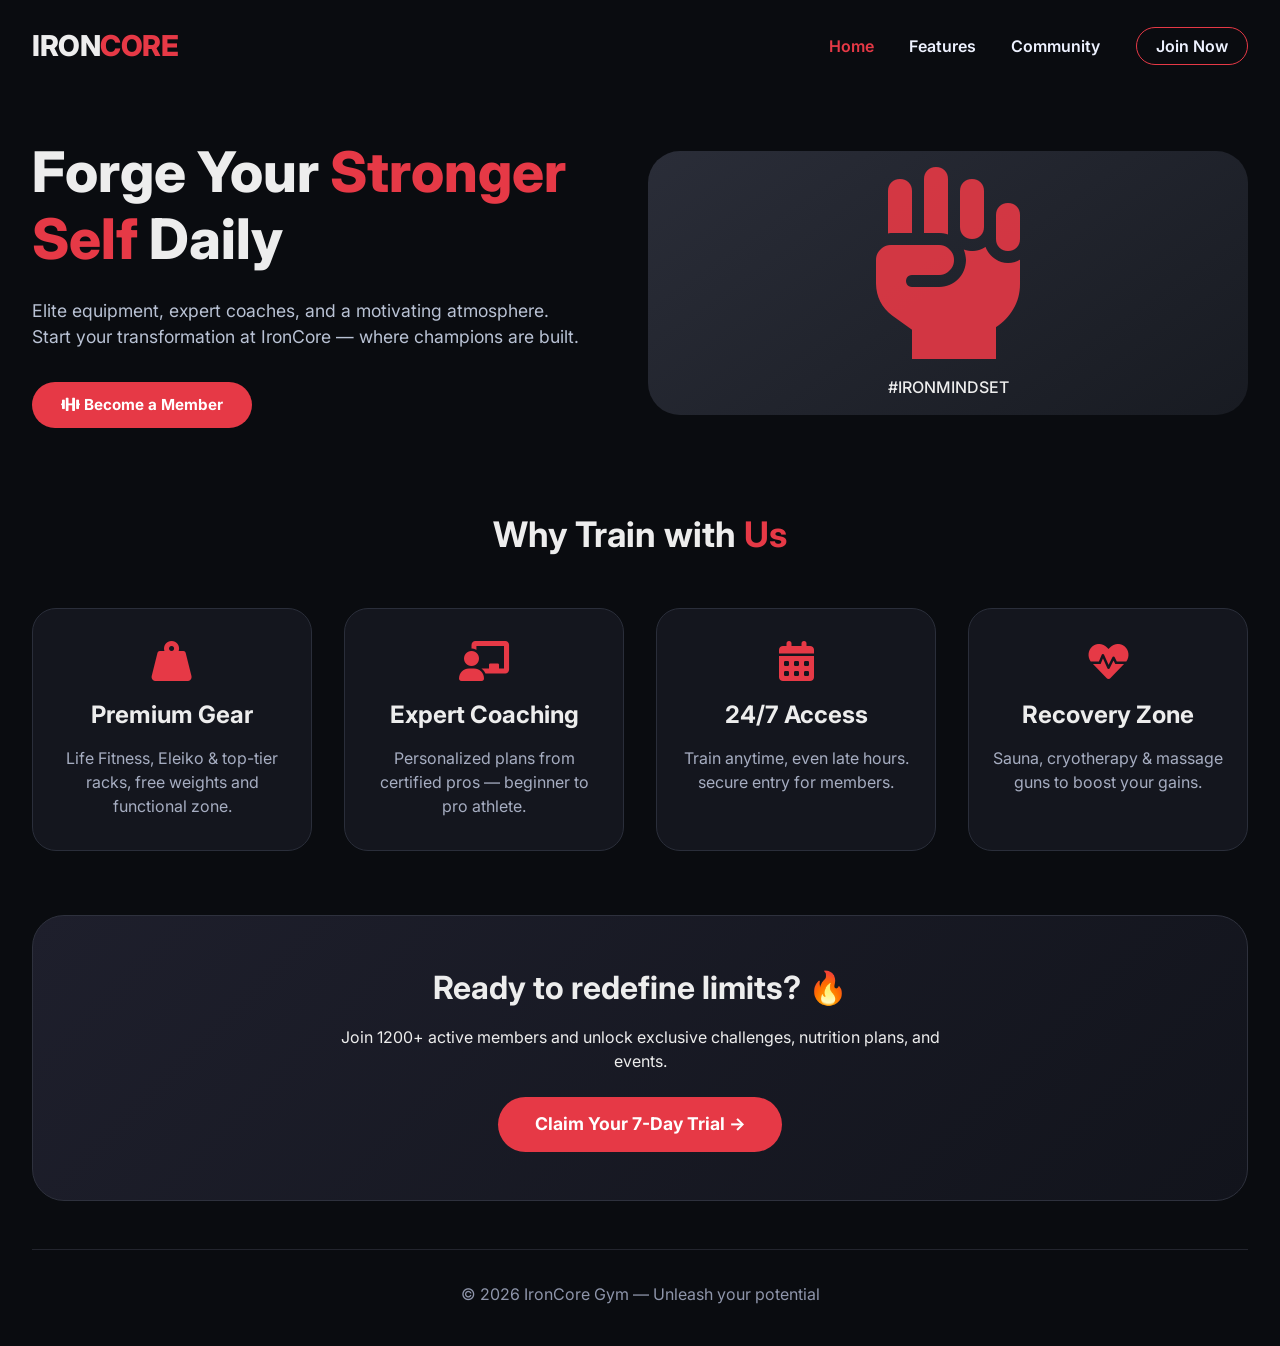
<file: prototype.html>
<!DOCTYPE html>
<html lang="en">
<head>
  <meta charset="UTF-8">
  <meta name="viewport" content="width=device-width, initial-scale=1.0, viewport-fit=cover">
  <title>IronCore Gym | Home</title>
  <link rel="stylesheet" href="style.css">
  <link rel="preconnect" href="https://fonts.googleapis.com">
  <link rel="preconnect" href="https://fonts.gstatic.com" crossorigin>
  <link href="https://fonts.googleapis.com/css2?family=Inter:opsz,wght@14..32,300;14..32,400;14..32,600;14..32,700;14..32,800&display=swap" rel="stylesheet">
  <link rel="stylesheet" href="https://cdnjs.cloudflare.com/ajax/libs/font-awesome/6.0.0-beta3/css/all.min.css">
</head>
<body>
  <div class="container">
    <!-- Navigation / Header -->
    <nav class="navbar">
      <div class="logo">IRON<span>CORE</span></div>
      <ul class="nav-links">
        <li><a href="#" class="active">Home</a></li>
        <li><a href="#features">Features</a></li>
        <li><a href="#community">Community</a></li>
        <li><a href="subscription.html" id="subscriptionLink" class="btn-outline-light">Join Now</a></li>
      </ul>
    </nav>

    <!-- Hero Section -->
    <section class="hero">
      <div class="hero-content">
        <h1>Forge Your <span class="highlight">Stronger Self</span> Daily</h1>
        <p>Elite equipment, expert coaches, and a motivating atmosphere. Start your transformation at IronCore — where champions are built.</p>
        <a href="subscription.html" class="btn-primary" id="heroJoinBtn"><i class="fas fa-dumbbell"></i> Become a Member</a>
      </div>
      <div class="hero-image">
        <i class="fas fa-hand-fist"></i>
        <p>#IRONMINDSET</p>
      </div>
    </section>

    <!-- Features Section -->
    <section id="features">
      <h2 class="section-title">Why Train with <span>Us</span></h2>
      <div class="features-grid">
        <div class="feature-card">
          <i class="fas fa-weight-hanging"></i>
          <h3>Premium Gear</h3>
          <p>Life Fitness, Eleiko & top-tier racks, free weights and functional zone.</p>
        </div>
        <div class="feature-card">
          <i class="fas fa-chalkboard-user"></i>
          <h3>Expert Coaching</h3>
          <p>Personalized plans from certified pros — beginner to pro athlete.</p>
        </div>
        <div class="feature-card">
          <i class="fas fa-calendar-alt"></i>
          <h3>24/7 Access</h3>
          <p>Train anytime, even late hours. secure entry for members.</p>
        </div>
        <div class="feature-card">
          <i class="fas fa-heartbeat"></i>
          <h3>Recovery Zone</h3>
          <p>Sauna, cryotherapy & massage guns to boost your gains.</p>
        </div>
      </div>
    </section>

    <!-- Community Banner -->
    <section id="community">
      <div class="cta-section">
        <h2>Ready to redefine limits? 🔥</h2>
        <p style="margin-top: 0.8rem; max-width: 600px; margin-left: auto; margin-right: auto;">Join 1200+ active members and unlock exclusive challenges, nutrition plans, and events.</p>
        <a href="subscription.html" class="btn-primary" id="ctaJoinBtn">Claim Your 7-Day Trial →</a>
      </div>
    </section>
    
    <footer>
      <p>© 2026 IronCore Gym — Unleash your potential</p>
      <p style="margin-top: 0.5rem; font-size: 0.8rem;">
    </footer>
  </div>

  <!-- simple JS for active tab highlight / smooth scroll -->
  <script>
    // smooth scroll for anchor links (features, community)
    document.querySelectorAll('a[href^="#"]').forEach(anchor => {
      anchor.addEventListener('click', function(e) {
        const targetId = this.getAttribute('href');
        if(targetId !== "#" && targetId !== "" && targetId !== "#subscriptionLink") {
          const targetElem = document.querySelector(targetId);
          if(targetElem) {
            e.preventDefault();
            targetElem.scrollIntoView({ behavior: 'smooth', block: 'start' });
          }
        }
      });
    });
  </script>
</body>
</html>
</file>
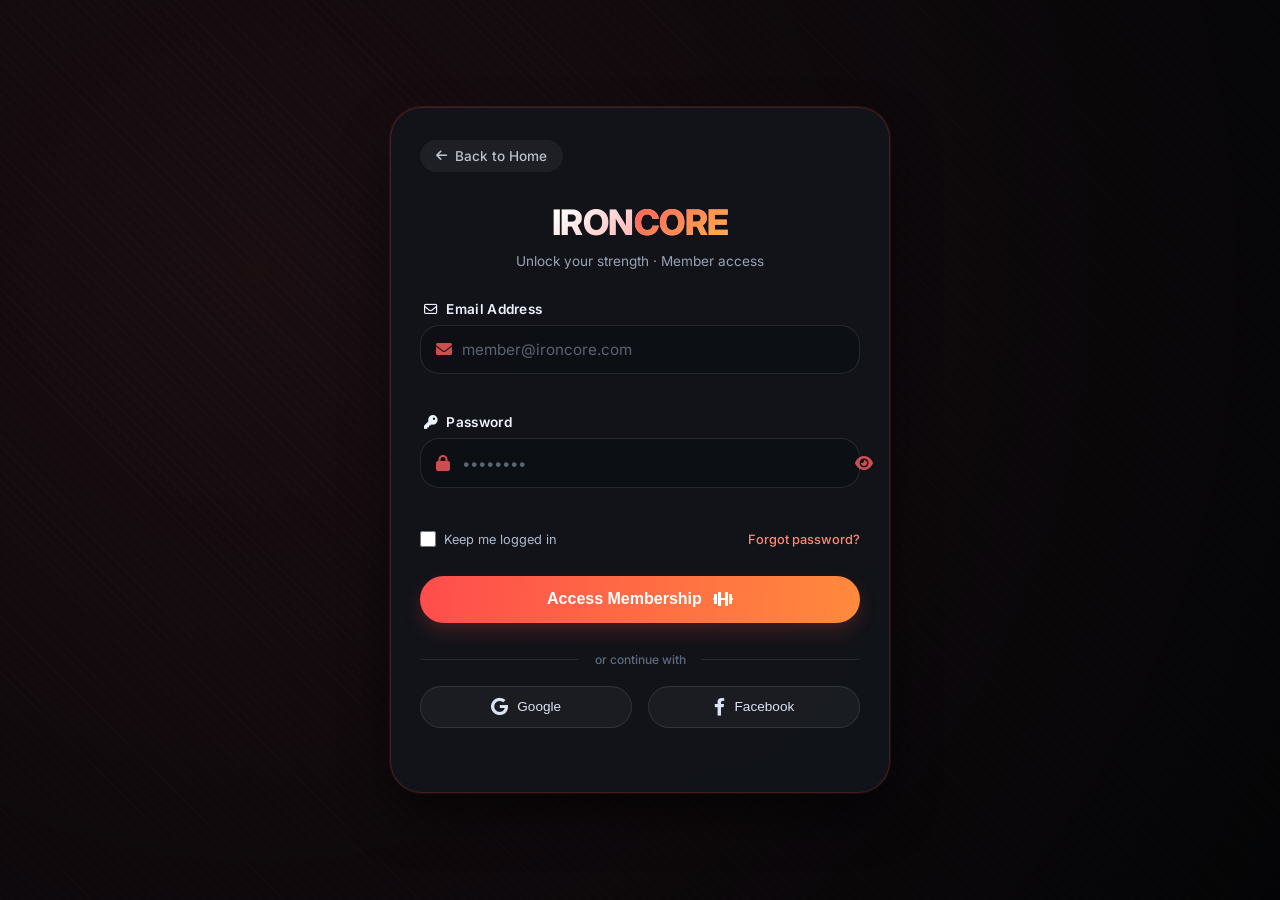
<file: subscription.html>
<!DOCTYPE html>
<html lang="en">
<head>
  <meta charset="UTF-8">
  <meta name="viewport" content="width=device-width, initial-scale=1.0, viewport-fit=cover">
  <title>IronCore Gym | Elite Access Portal</title>
  <!-- Google Fonts & Font Awesome -->
  <link rel="preconnect" href="https://fonts.googleapis.com">
  <link rel="preconnect" href="https://fonts.gstatic.com" crossorigin>
  <link href="https://fonts.googleapis.com/css2?family=Inter:opsz,wght@14..32,300;14..32,400;14..32,500;14..32,600;14..32,700;14..32,800&display=swap" rel="stylesheet">
  <link rel="stylesheet" href="https://cdnjs.cloudflare.com/ajax/libs/font-awesome/6.0.0-beta3/css/all.min.css">
  <style>
    * {
      margin: 0;
      padding: 0;
      box-sizing: border-box;
    }

    body {
      font-family: 'Inter', sans-serif;
      background: #0a0c10;
      min-height: 100vh;
      display: flex;
      align-items: center;
      justify-content: center;
      position: relative;
      overflow-x: hidden;
    }

    /* animated background gradient + subtle iron texture */
    body::before {
      content: "";
      position: fixed;
      top: 0;
      left: 0;
      width: 100%;
      height: 100%;
      background: radial-gradient(circle at 20% 30%, rgba(220, 40, 40, 0.08), rgba(0,0,0,0.6)),
                  repeating-linear-gradient(45deg, rgba(255,255,255,0.01) 0px, rgba(255,255,255,0.01) 2px, transparent 2px, transparent 8px);
      z-index: 0;
    }

    /* modern glassmorphic container */
    .login-container {
      width: 100%;
      max-width: 500px;
      margin: 2rem;
      position: relative;
      z-index: 2;
    }

    .login-card {
      background: rgba(18, 22, 28, 0.85);
      backdrop-filter: blur(14px);
      border-radius: 2rem;
      padding: 2rem 1.8rem 2.5rem;
      box-shadow: 0 25px 45px rgba(0, 0, 0, 0.5), 0 0 0 1px rgba(255, 90, 90, 0.15);
      transition: transform 0.2s ease, box-shadow 0.3s ease;
      border: 1px solid rgba(255, 80, 80, 0.2);
    }

    .login-card:hover {
      transform: translateY(-3px);
      box-shadow: 0 30px 50px rgba(0, 0, 0, 0.6), 0 0 0 1px rgba(255, 80, 80, 0.3);
    }

    /* back home button */
    .back-home {
      display: inline-flex;
      align-items: center;
      gap: 0.5rem;
      color: #bdc1c9;
      font-size: 0.85rem;
      font-weight: 500;
      text-decoration: none;
      background: rgba(255,255,255,0.05);
      padding: 0.5rem 1rem;
      border-radius: 3rem;
      transition: all 0.2s;
      margin-bottom: 1.8rem;
      backdrop-filter: blur(4px);
    }

    .back-home i {
      font-size: 0.8rem;
    }

    .back-home:hover {
      background: rgba(255, 80, 80, 0.2);
      color: #ff5e5e;
      transform: translateX(-3px);
    }

    /* logo & brand */
    .login-logo {
      text-align: center;
      margin-bottom: 2rem;
    }

    .login-logo h1 {
      font-size: 2.2rem;
      font-weight: 800;
      letter-spacing: -0.5px;
      background: linear-gradient(135deg, #ffffff 30%, #ff5e5e 80%);
      -webkit-background-clip: text;
      background-clip: text;
      color: transparent;
    }

    .login-logo h1 span {
      background: linear-gradient(135deg, #ff5e5e, #ffb347);
      -webkit-background-clip: text;
      background-clip: text;
      color: transparent;
      font-weight: 800;
    }

    .login-logo p {
      color: #9aa2b5;
      font-size: 0.85rem;
      margin-top: 0.6rem;
      font-weight: 400;
    }

    /* form styling */
    .login-form {
      display: flex;
      flex-direction: column;
      gap: 1.3rem;
    }

    .input-group {
      display: flex;
      flex-direction: column;
      gap: 0.5rem;
    }

    .input-group label {
      font-size: 0.85rem;
      font-weight: 600;
      color: #eef2ff;
      letter-spacing: 0.3px;
      margin-left: 0.25rem;
    }

    .input-icon {
      position: relative;
      display: flex;
      align-items: center;
    }

    .input-icon i:first-child {
      position: absolute;
      left: 1rem;
      color: #ff5e5e;
      font-size: 1rem;
      z-index: 1;
      opacity: 0.8;
    }

    .input-icon input {
      width: 100%;
      background: rgba(12, 15, 20, 0.7);
      border: 1px solid rgba(255,255,255,0.1);
      border-radius: 1.2rem;
      padding: 0.9rem 1rem 0.9rem 2.6rem;
      font-size: 0.95rem;
      color: #f0f3fa;
      font-weight: 500;
      transition: all 0.2s;
      outline: none;
      font-family: 'Inter', monospace;
    }

    .input-icon input:focus {
      border-color: #ff5e5e;
      box-shadow: 0 0 0 3px rgba(255, 94, 94, 0.2);
      background: rgba(20, 24, 32, 0.9);
    }

    .input-icon input::placeholder {
      color: #5c6370;
      font-weight: 400;
    }

    /* toggle password button */
    .toggle-password {
      position: absolute;
      right: 0.75rem;
      background: transparent;
      border: none;
      color: #8e95a8;
      cursor: pointer;
      font-size: 1rem;
      padding: 0.3rem;
      display: flex;
      align-items: center;
      transition: color 0.2s;
    }

    .toggle-password:hover {
      color: #ff5e5e;
    }

    .form-options {
      display: flex;
      justify-content: space-between;
      align-items: center;
      margin-top: 0.2rem;
    }

    .checkbox-label {
      display: flex;
      align-items: center;
      gap: 0.5rem;
      color: #b0b8ce;
      font-size: 0.8rem;
      cursor: pointer;
    }

    .checkbox-label input {
      accent-color: #ff5e5e;
      width: 1rem;
      height: 1rem;
      cursor: pointer;
    }

    .forgot-link {
      color: #ff8a6f;
      font-size: 0.8rem;
      text-decoration: none;
      font-weight: 500;
      transition: color 0.2s;
    }

    .forgot-link:hover {
      color: #ff5e5e;
      text-decoration: underline;
    }

    /* main login button */
    .login-btn {
      background: linear-gradient(95deg, #ff4d4d, #ff8a3c);
      border: none;
      border-radius: 2rem;
      padding: 0.9rem 1rem;
      font-size: 1rem;
      font-weight: 700;
      color: white;
      display: flex;
      align-items: center;
      justify-content: center;
      gap: 0.7rem;
      cursor: pointer;
      transition: all 0.2s;
      margin-top: 0.5rem;
      box-shadow: 0 8px 18px rgba(255, 70, 70, 0.2);
    }

    .login-btn i {
      transition: transform 0.2s;
    }

    .login-btn:hover {
      background: linear-gradient(95deg, #ff3a3a, #ff7220);
      transform: scale(1.01);
      gap: 1rem;
      box-shadow: 0 12px 22px rgba(255, 70, 70, 0.35);
    }

    .login-btn:hover i {
      transform: translateX(4px);
    }

    /* divider */
    .divider {
      display: flex;
      align-items: center;
      text-align: center;
      margin: 1.8rem 0 1.2rem;
      color: #5f6a7e;
      font-size: 0.75rem;
    }

    .divider::before,
    .divider::after {
      content: "";
      flex: 1;
      border-bottom: 1px solid rgba(255,255,255,0.1);
    }

    .divider span {
      margin: 0 1rem;
      font-weight: 500;
    }

    /* social buttons */
    .social-login {
      display: flex;
      gap: 1rem;
      margin-bottom: 1.5rem;
    }

    .social-btn {
      flex: 1;
      background: rgba(255,255,255,0.04);
      border: 1px solid rgba(255,255,255,0.1);
      border-radius: 2rem;
      padding: 0.7rem;
      display: flex;
      align-items: center;
      justify-content: center;
      gap: 0.6rem;
      font-weight: 500;
      font-size: 0.85rem;
      color: #dce3f5;
      cursor: pointer;
      transition: all 0.2s;
    }

    .social-btn i {
      font-size: 1.1rem;
    }

    .google-btn:hover {
      background: rgba(219, 68, 55, 0.2);
      border-color: #db4437;
      color: white;
    }

    .facebook-btn:hover {
      background: rgba(66, 103, 178, 0.2);
      border-color: #4267B2;
      color: white;
    }

    /* signup prompt */
    .signup-prompt {
      text-align: center;
      margin-top: 1rem;
    }

    .signup-prompt p {
      color: #8e97ab;
      font-size: 0.85rem;
    }

    .signup-prompt a {
      color: #ff7a4a;
      text-decoration: none;
      font-weight: 600;
      transition: color 0.2s;
    }

    .signup-prompt a:hover {
      color: #ff5e5e;
      text-decoration: underline;
    }

    /* demo hint refined */
    .demo-hint {
      margin-top: 1.8rem;
      background: rgba(255, 94, 94, 0.08);
      border-left: 3px solid #ff5e5e;
      padding: 0.7rem 1rem;
      border-radius: 1rem;
      font-size: 0.75rem;
      color: #bdc3d4;
      display: flex;
      align-items: center;
      gap: 0.6rem;
    }

    .demo-hint i {
      color: #ff8a5c;
      font-size: 0.9rem;
    }

    .demo-hint strong {
      color: #ffb347;
      font-weight: 700;
    }

    /* shake animation for error */
    @keyframes shake {
      0% { transform: translateX(0); }
      25% { transform: translateX(-5px); }
      75% { transform: translateX(5px); }
      100% { transform: translateX(0); }
    }

    .shake-error {
      animation: shake 0.3s ease-in-out 0s 2;
      border-color: #ff4d4d !important;
    }

    /* focus and status message */
    .form-message {
      font-size: 0.75rem;
      margin-top: -0.5rem;
      padding-left: 0.5rem;
      color: #ff7b72;
      min-height: 1.2rem;
    }

    button:disabled {
      opacity: 0.7;
      cursor: not-allowed;
    }

    /* responsive */
    @media (max-width: 480px) {
      .login-card {
        padding: 1.5rem;
      }
      .social-login {
        flex-direction: column;
      }
      .login-logo h1 {
        font-size: 1.8rem;
      }
    }
  </style>
</head>
<body>
<div class="login-container">
  <div class="login-card">
    <a href="#" class="back-home" id="backHomeBtn">
      <i class="fas fa-arrow-left"></i> Back to Home
    </a>

    <div class="login-logo">
      <h1>IRON<span>CORE</span></h1>
      <p>Unlock your strength · Member access</p>
    </div>

    <form id="loginForm" class="login-form" novalidate>
      <div class="input-group">
        <label for="email"><i class="far fa-envelope" style="margin-right: 5px;"></i> Email Address</label>
        <div class="input-icon">
          <i class="fas fa-envelope"></i>
          <input type="email" id="email" name="email" placeholder="member@ironcore.com" autocomplete="email" value="">
        </div>
        <div id="emailError" class="form-message"></div>
      </div>

      <div class="input-group">
        <label for="password"><i class="fas fa-key" style="margin-right: 5px;"></i> Password</label>
        <div class="input-icon">
          <i class="fas fa-lock"></i>
          <input type="password" id="password" name="password" placeholder="••••••••" autocomplete="current-password">
          <button type="button" id="togglePassword" class="toggle-password" aria-label="Show password">
            <i class="fas fa-eye"></i>
          </button>
        </div>
        <div id="passwordError" class="form-message"></div>
      </div>

      <div class="form-options">
        <label class="checkbox-label">
          <input type="checkbox" id="rememberMe"> Keep me logged in
        </label>
        <a href="#" class="forgot-link" id="forgotPasswordMock">Forgot password?</a>
      </div>

      <button type="submit" class="login-btn" id="loginBtn">
        <span>Access Membership</span>
        <i class="fas fa-dumbbell"></i>
      </button>
    </form>

    <div class="divider">
      <span>or continue with</span>
    </div>

    <div class="social-login">
      <button class="social-btn google-btn" id="googleMock">
        <i class="fab fa-google"></i> Google
      </button>
      <button class="social-btn facebook-btn" id="facebookMock">
        <i class="fab fa-facebook-f"></i> Facebook
      </button>
    </div>
  </div>
</div>

<script>
  (function() {
    // DOM elements
    const emailInput = document.getElementById('email');
    const passwordInput = document.getElementById('password');
    const loginBtn = document.getElementById('loginBtn');
    const loginForm = document.getElementById('loginForm');
    const togglePassBtn = document.getElementById('togglePassword');
    const rememberCheckbox = document.getElementById('rememberMe');
    const emailErrorDiv = document.getElementById('emailError');
    const passwordErrorDiv = document.getElementById('passwordError');

    // Demo credentials
    const DEMO_EMAIL = 'ebubetyx@gmail.com';
    const DEMO_PASSWORD = '123456';

    // Helper: clear all field errors
    function clearErrors() {
      emailErrorDiv.textContent = '';
      passwordErrorDiv.textContent = '';
      emailInput.classList.remove('shake-error');
      passwordInput.classList.remove('shake-error');
    }

    // Helper: show error on specific field
    function showFieldError(field, message) {
      if (field === 'email') {
        emailErrorDiv.textContent = message;
        emailInput.classList.add('shake-error');
        setTimeout(() => emailInput.classList.remove('shake-error'), 500);
      } else if (field === 'password') {
        passwordErrorDiv.textContent = message;
        passwordInput.classList.add('shake-error');
        setTimeout(() => passwordInput.classList.remove('shake-error'), 500);
      }
    }

    // Generic toast style notification (better UX)
    function showNotification(message, isError = true) {
      // create floating toast element
      const toast = document.createElement('div');
      toast.textContent = message;
      toast.style.position = 'fixed';
      toast.style.bottom = '20px';
      toast.style.left = '50%';
      toast.style.transform = 'translateX(-50%)';
      toast.style.backgroundColor = isError ? '#c72a2f' : '#2b7a3e';
      toast.style.color = 'white';
      toast.style.padding = '12px 24px';
      toast.style.borderRadius = '60px';
      toast.style.fontWeight = '600';
      toast.style.fontSize = '0.85rem';
      toast.style.zIndex = '1000';
      toast.style.backdropFilter = 'blur(8px)';
      toast.style.background = isError ? 'rgba(199, 42, 47, 0.95)' : 'rgba(43, 122, 62, 0.95)';
      toast.style.boxShadow = '0 8px 20px rgba(0,0,0,0.3)';
      toast.style.fontFamily = "'Inter', sans-serif";
      toast.style.border = '1px solid rgba(255,255,255,0.2)';
      document.body.appendChild(toast);
      setTimeout(() => {
        toast.style.opacity = '0';
        toast.style.transition = 'opacity 0.3s';
        setTimeout(() => toast.remove(), 400);
      }, 2800);
    }

    // Save "remember me" to localStorage (mock persist email)
    function loadRememberedEmail() {
      const saved = localStorage.getItem('ironcore_remembered_email');
      if (saved) {
        emailInput.value = saved;
        rememberCheckbox.checked = true;
      } else {
        // set empty but demo hint prefill? we can prefill empty but keep hint
        if (emailInput.value === '') emailInput.value = '';
      }
    }

    function saveRememberMe() {
      if (rememberCheckbox.checked && emailInput.value.trim()) {
        localStorage.setItem('ironcore_remembered_email', emailInput.value.trim());
      } else {
        localStorage.removeItem('ironcore_remembered_email');
      }
    }

    // actual validation & login
    function validateAndLogin(event) {
      if (event) event.preventDefault();
      clearErrors();

      const email = emailInput.value.trim();
      const password = passwordInput.value;

      let isValid = true;

      // email validation (simple but effective)
      if (!email) {
        showFieldError('email', 'Email address is required');
        isValid = false;
      } else if (!/^[^\s@]+@([^\s@.,]+\.)+[^\s@.,]{2,}$/i.test(email)) {
        showFieldError('email', 'Enter a valid email address (e.g., name@domain.com)');
        isValid = false;
      }

      if (!password) {
        showFieldError('password', 'Password cannot be empty');
        isValid = false;
      } else if (password.length < 6) {
        showFieldError('password', 'Password must be at least 6 characters');
        isValid = false;
      }

      if (!isValid) {
        return false;
      }

      // Demo authentication (enhanced)
      if (email === DEMO_EMAIL && password === DEMO_PASSWORD) {
        saveRememberMe();
        showNotification('✅ Access granted! Redirecting to member dashboard...', false);
        // simulate redirect after short delay
        setTimeout(() => {
          // create a mock subscription dashboard simulation
          alert('✨ Welcome to IronCore!\n(Redirect to subscription dashboard simulation)\nYou can now manage your premium plan.');
          // optional: redirect to index, but we just show success for demo
          // window.location.href = "dashboard.html"; (if exist) else mock
          window.location.href = "index.html"; // fallback to homepage, as demo improvement
        }, 900);
        return true;
      } else {
        // wrong credentials
        showNotification('Invalid email or password. Try member@ironcore.com / gympass123', true);
        showFieldError('email', 'Credentials do not match our records');
        showFieldError('password', '');
        passwordInput.classList.add('shake-error');
        setTimeout(() => passwordInput.classList.remove('shake-error'), 500);
        return false;
      }
    }

    // Toggle password visibility with icon change
    function togglePasswordVisibility() {
      const type = passwordInput.getAttribute('type') === 'password' ? 'text' : 'password';
      passwordInput.setAttribute('type', type);
      const icon = togglePassBtn.querySelector('i');
      if (type === 'text') {
        icon.classList.remove('fa-eye');
        icon.classList.add('fa-eye-slash');
      } else {
        icon.classList.remove('fa-eye-slash');
        icon.classList.add('fa-eye');
      }
    }

    // Social login mocks (enhanced interactive)
    function socialMock(provider) {
      showNotification(`✨ ${provider} authentication demo: trial mode active. Try main demo login.`, false);
      setTimeout(() => {
        alert(`${provider} login simulation — use demo credentials for full access.`);
      }, 100);
    }

    // forgot password mock interaction (polite)
    function mockForgotPassword() {
      showNotification('📧 Reset link sent to your email (demo mode). Use demo credentials.', false);
      setTimeout(() => {
        alert('For demo, use member@ironcore.com / gympass123');
      }, 150);
    }

    function signupMock() {
      showNotification('💪 Start your 7-day free trial — join IronCore now.', false);
      setTimeout(() => {
        alert('Trial signup demo: redirect to registration page (full subscription features).');
      }, 200);
    }

    // back home link handler
    function backToHome() {
      window.location.href = "index.html";
    }

    // additionally enhance loading state to avoid double submission
    let isSubmitting = false;
    function handleFormSubmit(e) {
      e.preventDefault();
      if (isSubmitting) return;
      isSubmitting = true;
      const result = validateAndLogin(e);
      if (!result) {
        isSubmitting = false;
      } else {
        // redirect will happen inside, but we re-enable later if error-free? already redirected
        setTimeout(() => { isSubmitting = false; }, 2000);
      }
    }

    // smart prefill demo hint but not overriding user type
    function optionalPrefillDemoEmail() {
      const remembered = localStorage.getItem('ironcore_remembered_email');
      if (!remembered && !emailInput.value) {
        // do not force demo email auto, keep placeholder only.
        // just make user experience cleaner - we show hint only.
      }
      loadRememberedEmail();
    }

    // event bindings
    loginForm.addEventListener('submit', handleFormSubmit);
    togglePassBtn.addEventListener('click', togglePasswordVisibility);
    document.getElementById('googleMock').addEventListener('click', () => socialMock('Google'));
    document.getElementById('facebookMock').addEventListener('click', () => socialMock('Facebook'));
    const forgotLink = document.getElementById('forgotPasswordMock');
    if (forgotLink) forgotLink.addEventListener('click', (e) => { e.preventDefault(); mockForgotPassword(); });
    const signupLink = document.getElementById('signupLink');
    if (signupLink) signupLink.addEventListener('click', (e) => { e.preventDefault(); signupMock(); });
    const backBtn = document.getElementById('backHomeBtn');
    if (backBtn) backBtn.addEventListener('click', (e) => { e.preventDefault(); backToHome(); });

    // realtime live error clearing when user starts typing
    emailInput.addEventListener('input', () => {
      emailErrorDiv.textContent = '';
      emailInput.classList.remove('shake-error');
    });
    passwordInput.addEventListener('input', () => {
      passwordErrorDiv.textContent = '';
      passwordInput.classList.remove('shake-error');
    });
    optionalPrefillDemoEmail();

    // add small easter egg: focus effect
    const inputs = [emailInput, passwordInput];
    inputs.forEach(inp => {
      inp.addEventListener('focus', () => {
        inp.parentElement?.parentElement?.querySelector('label')?.setAttribute('style', 'color:#ff7b5c');
      });
      inp.addEventListener('blur', () => {
        inp.parentElement?.parentElement?.querySelector('label')?.removeAttribute('style');
      });
    });
  })();
</script>
</body>
</html>
</file>
<file: style.css>
* {
      margin: 0;
      padding: 0;
      box-sizing: border-box;
    }

    body {
      font-family: 'Inter', sans-serif;
      background-color: #0a0c10;
      color: #ededed;
      line-height: 1.5;
      scroll-behavior: smooth;
    }

    :root {
      --primary: #e63946;
      --primary-dark: #b71c2c;
      --secondary: #1e1f29;
      --accent: #f4a261;
      --light: #f8f9fa;
      --dark: #111214;
      --gray: #2c2f36;
    }

    /* scrollbar */
    ::-webkit-scrollbar {
      width: 8px;
    }
    ::-webkit-scrollbar-track {
      background: #1a1c22;
    }
    ::-webkit-scrollbar-thumb {
      background: var(--primary);
      border-radius: 10px;
    }

    /* reusable container */
    .container {
      max-width: 1280px;
      margin: 0 auto;
      padding: 0 2rem;
    }

    /* header / navbar */
    .navbar {
      display: flex;
      justify-content: space-between;
      align-items: center;
      flex-wrap: wrap;
      padding: 1.5rem 0;
      gap: 1rem;
    }
    .logo {
      font-size: 1.8rem;
      font-weight: 800;
      letter-spacing: -0.5px;
    }
    .logo span {
      color: var(--primary);
    }
    .nav-links {
      display: flex;
      gap: 2.2rem;
      align-items: center;
      list-style: none;
    }
    .nav-links a {
      text-decoration: none;
      color: #eef2ff;
      font-weight: 600;
      transition: 0.2s;
    }
    .nav-links a:hover, .nav-links a.active {
      color: var(--primary);
    }
    .btn-outline-light {
      background: transparent;
      border: 1.5px solid var(--primary);
      padding: 0.5rem 1.2rem;
      border-radius: 40px;
      color: var(--primary);
      font-weight: 700;
      transition: 0.25s;
    }
    .btn-outline-light:hover {
      background: var(--primary);
      color: white;
      border-color: var(--primary);
    }
    .btn-primary {
      background: var(--primary);
      border: none;
      padding: 0.7rem 1.8rem;
      border-radius: 40px;
      font-weight: 700;
      color: white;
      cursor: pointer;
      transition: 0.2s;
      display: inline-block;
      text-decoration: none;
      font-size: 0.95rem;
    }
    .btn-primary:hover {
      background: var(--primary-dark);
      transform: scale(1.02);
    }

    /* hero section */
    .hero {
      display: flex;
      flex-wrap: wrap;
      align-items: center;
      justify-content: space-between;
      gap: 3rem;
      padding: 3rem 0 5rem 0;
    }
    .hero-content {
      flex: 1;
    }
    .hero-content h1 {
      font-size: 3.5rem;
      font-weight: 800;
      line-height: 1.2;
    }
    .hero-content .highlight {
      color: var(--primary);
    }
    .hero-content p {
      font-size: 1.1rem;
      color: #b9c2d4;
      margin: 1.5rem 0 2rem;
      max-width: 550px;
    }
    .hero-image {
      flex: 1;
      background: linear-gradient(145deg, #2a2d38, #181b22);
      border-radius: 2rem;
      padding: 1rem;
      text-align: center;
    }
    .hero-image i {
      font-size: 12rem;
      color: var(--primary);
      opacity: 0.9;
    }
    .hero-image p {
      margin-top: 1rem;
      font-weight: 500;
    }

    /* features grid */
    .section-title {
      font-size: 2.2rem;
      font-weight: 700;
      text-align: center;
      margin-bottom: 3rem;
    }
    .section-title span {
      color: var(--primary);
    }
    .features-grid {
      display: grid;
      grid-template-columns: repeat(auto-fit, minmax(260px, 1fr));
      gap: 2rem;
      margin: 3rem 0 4rem;
    }
    .feature-card {
      background: #14161e;
      padding: 2rem 1.5rem;
      border-radius: 1.5rem;
      transition: all 0.25s;
      border: 1px solid #2a2e3a;
      text-align: center;
    }
    .feature-card i {
      font-size: 2.5rem;
      color: var(--primary);
      margin-bottom: 1rem;
    }
    .feature-card h3 {
      font-size: 1.5rem;
      margin-bottom: 0.8rem;
    }
    .feature-card p {
      color: #a6adc1;
    }

    /* call to action banner */
    .cta-section {
      background: linear-gradient(135deg, #1e1f2c, #12141c);
      border-radius: 2rem;
      padding: 3rem 2rem;
      text-align: center;
      margin: 3rem 0;
      border: 1px solid #2e313d;
    }
    .cta-section h2 {
      font-size: 2rem;
    }
    .cta-section .btn-primary {
      margin-top: 1.5rem;
      font-size: 1.1rem;
      padding: 0.9rem 2.3rem;
    }

    footer {
      text-align: center;
      padding: 2rem 0;
      border-top: 1px solid #23252e;
      margin-top: 3rem;
      color: #8e95aa;
    }

    /* responsive */
    @media (max-width: 768px) {
      .navbar {
        flex-direction: column;
      }
      .hero-content h1 {
        font-size: 2.5rem;
      }
      .hero {
        flex-direction: column;
        text-align: center;
      }
      .hero-content p {
        margin-left: auto;
        margin-right: auto;
      }
    }
</file>
